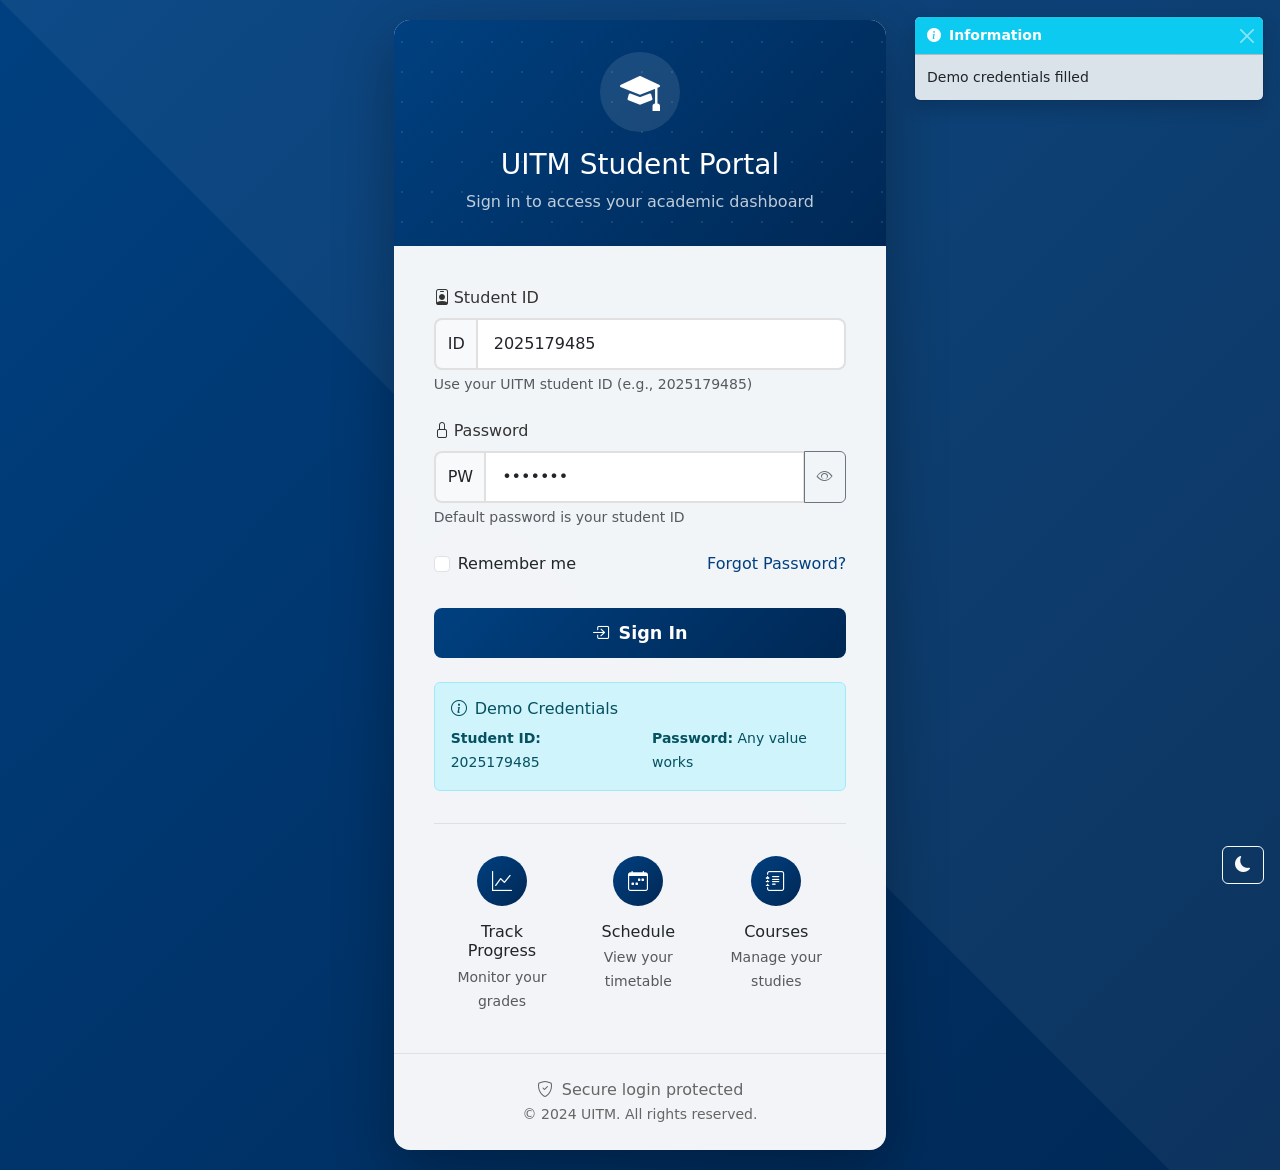
<file: login.html>
<!DOCTYPE html>
<html lang="en" data-bs-theme="light">
<head>
    <meta charset="UTF-8">
    <meta name="viewport" content="width=device-width, initial-scale=1.0">
    <title>Login | UITM Student Portal</title>
    <link href="https://cdn.jsdelivr.net/npm/bootstrap@5.3.0/dist/css/bootstrap.min.css" rel="stylesheet">
    <link href="https://cdn.jsdelivr.net/npm/bootstrap-icons@1.11.1/font/bootstrap-icons.css" rel="stylesheet">
    <link href="https://fonts.googleapis.com/css2?family=Poppins:wght@300;400;500;600;700&display=swap" rel="stylesheet">
    <style>
        /* Login Page Specific Styles */
        .login-container {
            min-height: 100vh;
            display: flex;
            align-items: center;
            justify-content: center;
            padding: 20px;
            background: linear-gradient(135deg, #004080 0%, #002855 100%);
            position: relative;
            overflow: hidden;
        }
        
        .login-container::before {
            content: '';
            position: absolute;
            top: 0;
            left: 0;
            right: 0;
            bottom: 0;
            background: url('data:image/svg+xml,<svg xmlns="http://www.w3.org/2000/svg" viewBox="0 0 100 100" opacity="0.05"><path d="M0,0 L100,0 L100,100 Z" fill="white"/></svg>');
            background-size: cover;
        }
        
        .login-card {
            background: rgba(255, 255, 255, 0.95);
            border-radius: 1rem;
            box-shadow: 0 20px 60px rgba(0, 0, 0, 0.3);
            border: none;
            z-index: 1;
            backdrop-filter: blur(10px);
            animation: fadeInUp 0.6s ease;
        }
        
        .login-header {
            background: linear-gradient(135deg, #004080, #002855);
            color: white;
            padding: 2rem;
            border-radius: 1rem 1rem 0 0;
            text-align: center;
            position: relative;
            overflow: hidden;
        }
        
        .login-header::before {
            content: '';
            position: absolute;
            top: -50%;
            left: -50%;
            width: 200%;
            height: 200%;
            background: radial-gradient(circle, rgba(255,255,255,0.1) 1px, transparent 1px);
            background-size: 30px 30px;
            animation: float 20s linear infinite;
        }
        
        .login-logo {
            font-size: 2.5rem;
            margin-bottom: 1rem;
            display: inline-block;
            background: rgba(255, 255, 255, 0.1);
            width: 80px;
            height: 80px;
            border-radius: 50%;
            display: flex;
            align-items: center;
            justify-content: center;
            margin: 0 auto 1rem;
        }
        
        .login-body {
            padding: 2.5rem;
        }
        
        .form-control {
            border-radius: 0.5rem;
            padding: 0.75rem 1rem;
            border: 2px solid #e0e0e0;
            transition: all 0.3s ease;
            font-size: 1rem;
        }
        
        .form-control:focus {
            border-color: #004080;
            box-shadow: 0 0 0 0.25rem rgba(0, 64, 128, 0.25);
        }
        
        .form-label {
            font-weight: 500;
            color: #333;
            margin-bottom: 0.5rem;
        }
        
        .input-group-text {
            background: #f8f9fa;
            border: 2px solid #e0e0e0;
            border-right: none;
            border-radius: 0.5rem 0 0 0.5rem;
        }
        
        .btn-login {
            background: linear-gradient(135deg, #004080, #002855);
            color: white;
            border: none;
            padding: 0.75rem;
            border-radius: 0.5rem;
            font-weight: 600;
            font-size: 1.1rem;
            transition: all 0.3s ease;
            width: 100%;
            margin-top: 1rem;
        }
        
        .btn-login:hover {
            transform: translateY(-2px);
            box-shadow: 0 10px 20px rgba(0, 64, 128, 0.3);
        }
        
        .login-footer {
            text-align: center;
            padding: 1.5rem;
            border-top: 1px solid #e0e0e0;
            color: #666;
        }
        
        .forgot-link {
            color: #004080;
            text-decoration: none;
            font-weight: 500;
            transition: color 0.3s ease;
        }
        
        .forgot-link:hover {
            color: #002855;
            text-decoration: underline;
        }
        
        .login-alert {
            display: none;
            animation: shake 0.5s ease;
        }
        
        .login-features {
            display: flex;
            justify-content: space-around;
            margin-top: 2rem;
            padding-top: 2rem;
            border-top: 1px solid #e0e0e0;
        }
        
        .feature-item {
            text-align: center;
            padding: 0 1rem;
        }
        
        .feature-icon {
            width: 50px;
            height: 50px;
            background: linear-gradient(135deg, #004080, #002855);
            border-radius: 50%;
            display: flex;
            align-items: center;
            justify-content: center;
            margin: 0 auto 1rem;
            color: white;
            font-size: 1.25rem;
        }
        
        /* Animations */
        @keyframes fadeInUp {
            from {
                opacity: 0;
                transform: translateY(30px);
            }
            to {
                opacity: 1;
                transform: translateY(0);
            }
        }
        
        @keyframes float {
            from {
                transform: rotate(0deg);
            }
            to {
                transform: rotate(360deg);
            }
        }
        
        @keyframes shake {
            0%, 100% { transform: translateX(0); }
            10%, 30%, 50%, 70%, 90% { transform: translateX(-5px); }
            20%, 40%, 60%, 80% { transform: translateX(5px); }
        }
        
        /* Dark Mode Support */
        [data-bs-theme="dark"] .login-card {
            background: rgba(30, 30, 30, 0.95);
        }
        
        [data-bs-theme="dark"] .form-control {
            background: #2d2d2d;
            border-color: #404040;
            color: #f8f9fa;
        }
        
        [data-bs-theme="dark"] .form-label {
            color: #f8f9fa;
        }
        
        [data-bs-theme="dark"] .input-group-text {
            background: #2d2d2d;
            border-color: #404040;
            color: #f8f9fa;
        }
        
        [data-bs-theme="dark"] .login-footer {
            border-top-color: #404040;
            color: #e0e0e0;
        }
        
        /* Responsive Design */
        @media (max-width: 768px) {
            .login-container {
                padding: 10px;
            }
            
            .login-body {
                padding: 1.5rem;
            }
            
            .login-header {
                padding: 1.5rem;
            }
            
            .login-features {
                flex-direction: column;
                gap: 1.5rem;
            }
        }
    </style>
</head>
<body>
    <!-- Login Container -->
    <div class="login-container">
        <div class="row justify-content-center w-100">
            <div class="col-md-8 col-lg-6 col-xl-5">
                <!-- Login Card -->
                <div class="card login-card">
                    <!-- Header -->
                    <div class="login-header">
                        <div class="login-logo">
                            <i class="bi bi-mortarboard-fill"></i>
                        </div>
                        <h1 class="h3 mb-2">UITM Student Portal</h1>
                        <p class="mb-0 opacity-75">Sign in to access your academic dashboard</p>
                    </div>
                    
                    <!-- Body -->
                    <div class="login-body">
                        <!-- Alert for invalid login -->
                        <div class="alert alert-danger login-alert" id="loginAlert" role="alert">
                            <i class="bi bi-exclamation-triangle-fill me-2"></i>
                            <span id="alertMessage">Invalid student ID or password</span>
                        </div>
                        
                        <!-- Login Form -->
                        <form id="loginForm">
                            <div class="mb-4">
                                <label for="studentId" class="form-label">
                                    <i class="bi bi-person-badge me-1"></i>Student ID
                                </label>
                                <div class="input-group">
                                    <span class="input-group-text">ID</span>
                                    <input type="text" 
                                           class="form-control" 
                                           id="studentId" 
                                           placeholder="Enter your student ID"
                                           required
                                           autocomplete="username">
                                </div>
                                <div class="form-text">Use your UITM student ID (e.g., 2025179485)</div>
                            </div>
                            
                            <div class="mb-4">
                                <label for="password" class="form-label">
                                    <i class="bi bi-lock me-1"></i>Password
                                </label>
                                <div class="input-group">
                                    <span class="input-group-text">PW</span>
                                    <input type="password" 
                                           class="form-control" 
                                           id="password" 
                                           placeholder="Enter your password"
                                           required
                                           autocomplete="current-password">
                                    <button class="btn btn-outline-secondary" type="button" id="togglePassword">
                                        <i class="bi bi-eye"></i>
                                    </button>
                                </div>
                                <div class="form-text">Default password is your student ID</div>
                            </div>
                            
                            <div class="mb-3 form-check">
                                <input type="checkbox" class="form-check-input" id="rememberMe">
                                <label class="form-check-label" for="rememberMe">Remember me</label>
                                <a href="#" class="forgot-link float-end">Forgot Password?</a>
                            </div>
                            
                            <button type="submit" class="btn btn-login" id="loginBtn">
                                <i class="bi bi-box-arrow-in-right me-2"></i>Sign In
                            </button>
                        </form>
                        
                        <!-- Demo Credentials -->
                        <div class="alert alert-info mt-4">
                            <h6 class="alert-heading">
                                <i class="bi bi-info-circle me-2"></i>Demo Credentials
                            </h6>
                            <div class="row">
                                <div class="col-6">
                                    <small><strong>Student ID:</strong> 2025179485</small>
                                </div>
                                <div class="col-6">
                                    <small><strong>Password:</strong> Any value works</small>
                                </div>
                            </div>
                        </div>
                        
                        <!-- Features -->
                        <div class="login-features">
                            <div class="feature-item">
                                <div class="feature-icon">
                                    <i class="bi bi-graph-up"></i>
                                </div>
                                <h6 class="mb-1">Track Progress</h6>
                                <small class="text-muted">Monitor your grades</small>
                            </div>
                            <div class="feature-item">
                                <div class="feature-icon">
                                    <i class="bi bi-calendar-week"></i>
                                </div>
                                <h6 class="mb-1">Schedule</h6>
                                <small class="text-muted">View your timetable</small>
                            </div>
                            <div class="feature-item">
                                <div class="feature-icon">
                                    <i class="bi bi-journal-text"></i>
                                </div>
                                <h6 class="mb-1">Courses</h6>
                                <small class="text-muted">Manage your studies</small>
                            </div>
                        </div>
                    </div>
                    
                    <!-- Footer -->
                    <div class="login-footer">
                        <p class="mb-0">
                            <i class="bi bi-shield-check me-1"></i>
                            Secure login protected
                            <br>
                            <small>© 2024 UITM. All rights reserved.</small>
                        </p>
                    </div>
                </div>
            </div>
        </div>
    </div>

    <!-- Theme Toggle Button (floating) -->
    <button class="btn btn-outline-light position-fixed bottom-0 end-0 m-3" id="themeToggle" style="z-index: 1000;">
        <i class="bi bi-moon-fill"></i>
    </button>

    <script src="https://cdn.jsdelivr.net/npm/bootstrap@5.3.0/dist/js/bootstrap.bundle.min.js"></script>
    <script>
        // Login Page JavaScript
        document.addEventListener('DOMContentLoaded', function() {
            // Theme Toggle
            const themeToggle = document.getElementById('themeToggle');
            const savedTheme = localStorage.getItem('theme') || 'light';
            
            // Set initial theme
            document.documentElement.setAttribute('data-bs-theme', savedTheme);
            updateThemeIcon(savedTheme);
            
            themeToggle.addEventListener('click', () => {
                const currentTheme = document.documentElement.getAttribute('data-bs-theme');
                const newTheme = currentTheme === 'dark' ? 'light' : 'dark';
                
                document.documentElement.setAttribute('data-bs-theme', newTheme);
                localStorage.setItem('theme', newTheme);
                updateThemeIcon(newTheme);
                showToast(`Switched to ${newTheme} mode`);
            });
            
            function updateThemeIcon(theme) {
                if (themeToggle) {
                    themeToggle.innerHTML = theme === 'dark' 
                        ? '<i class="bi bi-sun-fill"></i>' 
                        : '<i class="bi bi-moon-fill"></i>';
                    themeToggle.className = theme === 'dark' 
                        ? 'btn btn-outline-warning position-fixed bottom-0 end-0 m-3'
                        : 'btn btn-outline-light position-fixed bottom-0 end-0 m-3';
                }
            }
            
            // Toggle Password Visibility
            const togglePassword = document.getElementById('togglePassword');
            const passwordInput = document.getElementById('password');
            
            if (togglePassword && passwordInput) {
                togglePassword.addEventListener('click', function() {
                    const type = passwordInput.getAttribute('type') === 'password' ? 'text' : 'password';
                    passwordInput.setAttribute('type', type);
                    this.innerHTML = type === 'password' ? '<i class="bi bi-eye"></i>' : '<i class="bi bi-eye-slash"></i>';
                });
            }
            
            // Login Form Submission
            const loginForm = document.getElementById('loginForm');
            const loginAlert = document.getElementById('loginAlert');
            const loginBtn = document.getElementById('loginBtn');
            
            if (loginForm) {
                loginForm.addEventListener('submit', function(e) {
                    e.preventDefault();
                    
                    const studentId = document.getElementById('studentId').value.trim();
                    const password = document.getElementById('password').value.trim();
                    
                    // Simple validation
                    if (!studentId || !password) {
                        showAlert('Please enter both student ID and password');
                        return;
                    }
                    
                    // Validate student ID format (basic check)
                    if (!/^\d{10}$/.test(studentId)) {
                        showAlert('Please enter a valid 10-digit student ID');
                        return;
                    }
                    
                    // Show loading state
                    const originalText = loginBtn.innerHTML;
                    loginBtn.innerHTML = '<i class="bi bi-arrow-clockwise me-2"></i>Signing in...';
                    loginBtn.disabled = true;
                    
                    // Simulate API call delay
                    setTimeout(() => {
                        // For demo purposes, accept any login with valid format
                        localStorage.setItem('studentId', studentId);
                        localStorage.setItem('name', 'Student'); // Will be updated in profile
                        
                        // Show success message
                        showToast('Login successful! Redirecting...', 'success');
                        
                        // Redirect to dashboard
                        setTimeout(() => {
                            window.location.href = 'index.html';
                        }, 1500);
                        
                        // Reset button
                        loginBtn.innerHTML = originalText;
                        loginBtn.disabled = false;
                    }, 1500);
                });
            }
            
            // Auto-fill demo credentials for testing
            function autoFillDemo() {
                const studentIdField = document.getElementById('studentId');
                const passwordField = document.getElementById('password');
                
                if (studentIdField && passwordField) {
                    // Only auto-fill if fields are empty
                    if (!studentIdField.value && !passwordField.value) {
                        studentIdField.value = '2025179485';
                        passwordField.value = 'Nina@04';
                        showToast('Demo credentials filled', 'info');
                    }
                }
            }
            
            // Auto-fill after 1 second for user convenience
            setTimeout(autoFillDemo, 1000);
            
            // Helper Functions
            function showAlert(message) {
                if (loginAlert) {
                    const alertMessage = document.getElementById('alertMessage');
                    if (alertMessage) {
                        alertMessage.textContent = message;
                    }
                    loginAlert.style.display = 'block';
                    
                    // Hide alert after 5 seconds
                    setTimeout(() => {
                        loginAlert.style.display = 'none';
                    }, 5000);
                }
            }
            
            function showToast(message, type = 'info') {
                // Create toast container if it doesn't exist
                let container = document.querySelector('.toast-container');
                if (!container) {
                    container = document.createElement('div');
                    container.className = 'toast-container position-fixed top-0 end-0 p-3';
                    container.style.zIndex = '9999';
                    document.body.appendChild(container);
                }
                
                const toastId = 'toast-' + Date.now();
                const toastHtml = `
                    <div id="${toastId}" class="toast fade show" role="alert">
                        <div class="toast-header bg-${type} text-white">
                            <i class="bi ${getToastIcon(type)} me-2"></i>
                            <strong class="me-auto">${getToastTitle(type)}</strong>
                            <button type="button" class="btn-close btn-close-white" data-bs-dismiss="toast"></button>
                        </div>
                        <div class="toast-body">
                            ${message}
                        </div>
                    </div>
                `;
                
                container.insertAdjacentHTML('afterbegin', toastHtml);
                const toastEl = document.getElementById(toastId);
                
                // Auto-remove after 3 seconds
                setTimeout(() => {
                    if (toastEl) toastEl.remove();
                }, 3000);
            }
            
            function getToastIcon(type) {
                const icons = {
                    success: 'bi-check-circle-fill',
                    error: 'bi-x-circle-fill',
                    warning: 'bi-exclamation-triangle-fill',
                    info: 'bi-info-circle-fill'
                };
                return icons[type] || 'bi-info-circle-fill';
            }
            
            function getToastTitle(type) {
                const titles = {
                    success: 'Success',
                    error: 'Error',
                    warning: 'Warning',
                    info: 'Information'
                };
                return titles[type] || 'Notification';
            }
            
            // Add some interactivity
            const inputs = document.querySelectorAll('.form-control');
            inputs.forEach(input => {
                input.addEventListener('focus', function() {
                    this.parentElement.classList.add('focused');
                });
                
                input.addEventListener('blur', function() {
                    this.parentElement.classList.remove('focused');
                });
            });
            
            // Prevent leaving page accidentally
            window.addEventListener('beforeunload', function(e) {
                const studentId = document.getElementById('studentId').value;
                if (studentId && !localStorage.getItem('studentId')) {
                    e.preventDefault();
                    e.returnValue = 'You have unsaved login information. Are you sure you want to leave?';
                }
            });
        });
    </script>
</body>
</html>
</file>
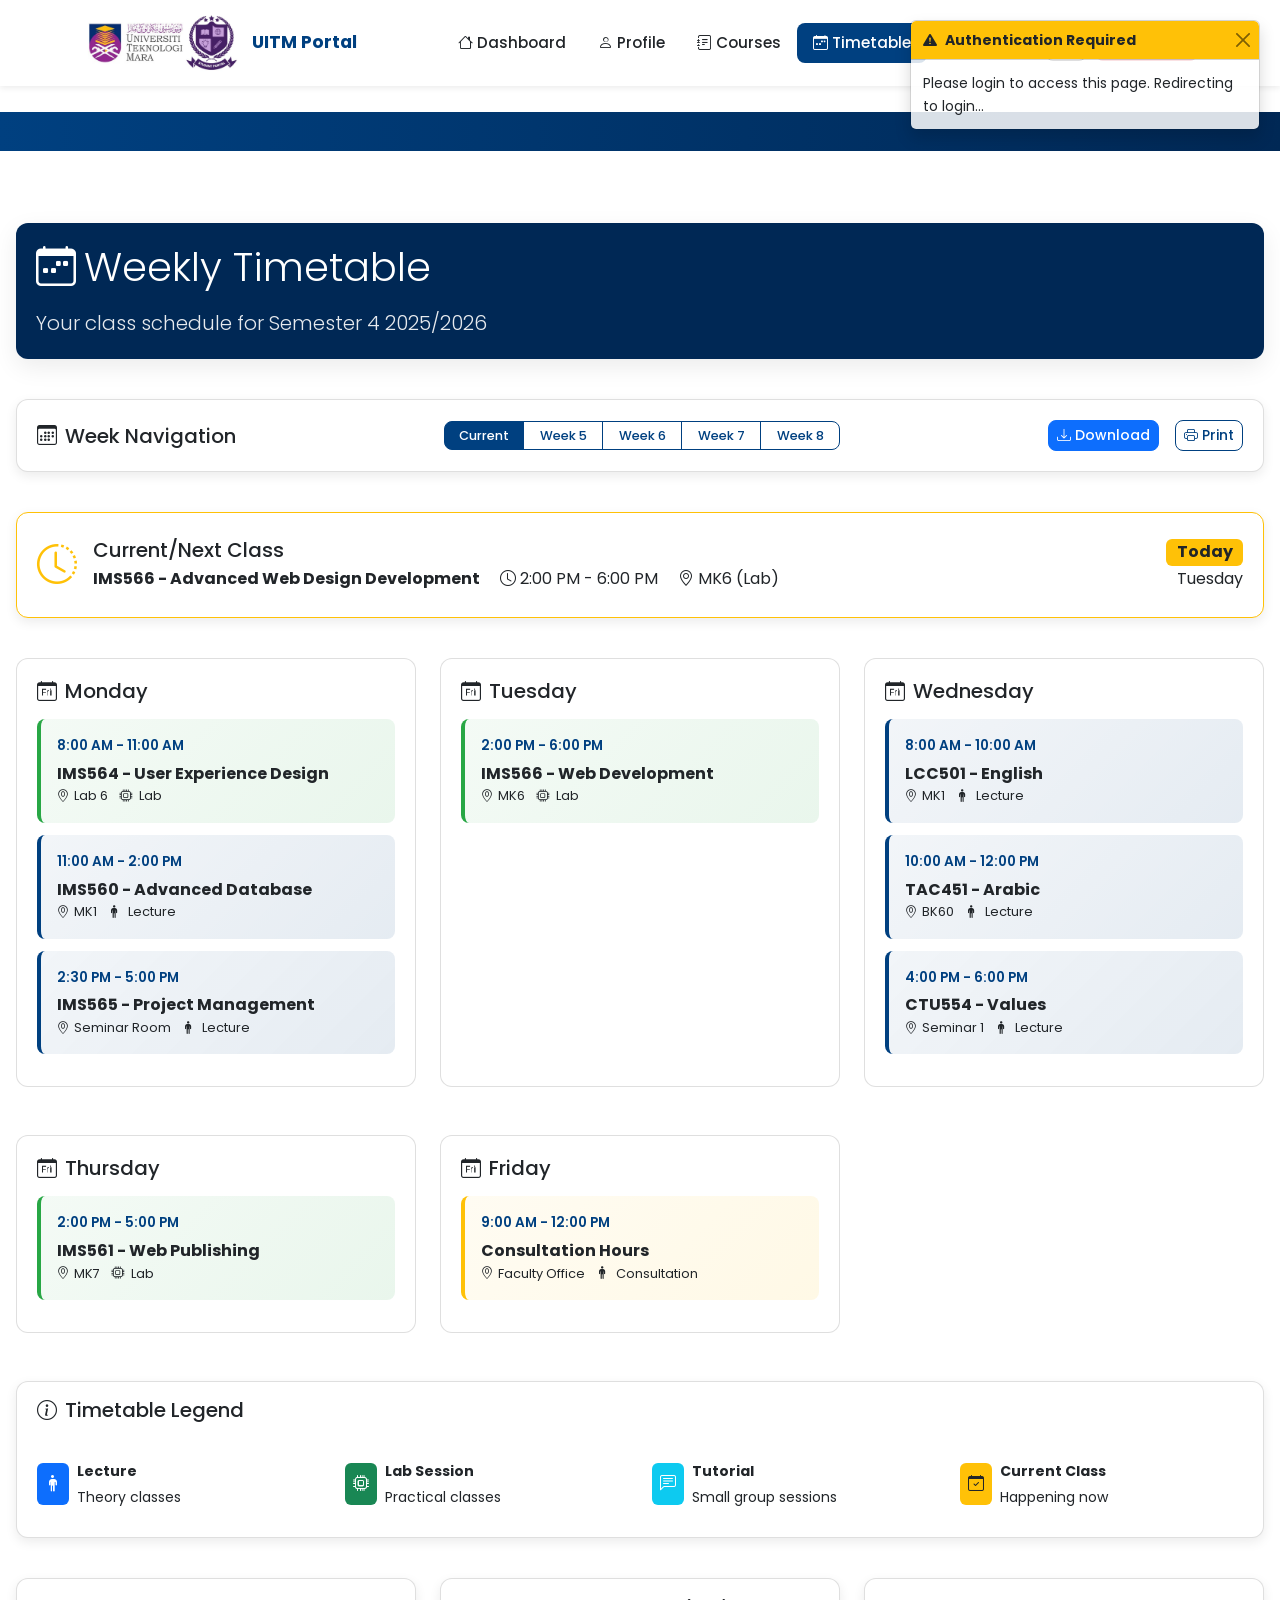
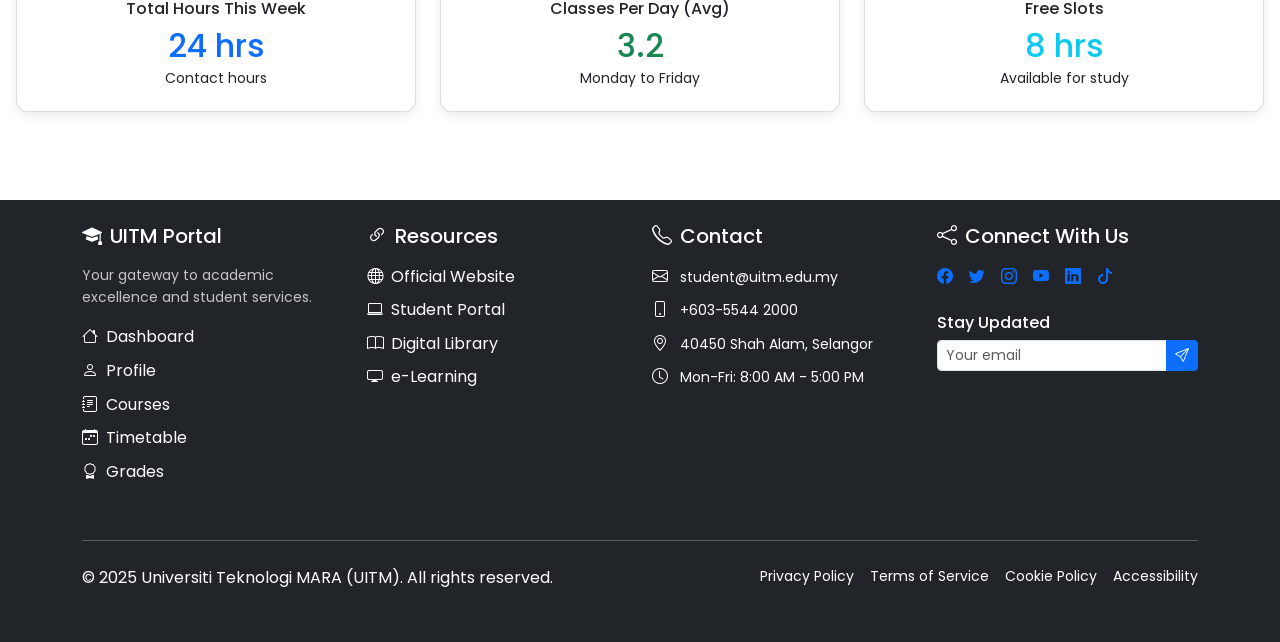
<file: timetable.html>
<!DOCTYPE html>
<html lang="en" data-bs-theme="light">
<head>
    <meta charset="UTF-8">
    <meta name="viewport" content="width=device-width, initial-scale=1.0">
    <title>Timetable | UITM Student Portal</title>
    <link href="https://cdn.jsdelivr.net/npm/bootstrap@5.3.0/dist/css/bootstrap.min.css" rel="stylesheet">
    <link href="https://cdn.jsdelivr.net/npm/bootstrap-icons@1.11.1/font/bootstrap-icons.css" rel="stylesheet">
    <link href="https://fonts.googleapis.com/css2?family=Poppins:wght@300;400;500;600;700&display=swap" rel="stylesheet">
    <link rel="stylesheet" href="style.css">
</head>
<body>
    <!-- Navigation -->
    <nav class="navbar navbar-expand-lg navbar-light bg-white fixed-top shadow-sm">
        <div class="container">
            <a class="navbar-brand fw-bold text-primary" href="index.html">
                <img src="images/logoportal.jpg" alt="UITM Portal Logo" 
                 class="me-2" style="height: 60px; width: auto;">UITM Portal
            </a>
            <button class="navbar-toggler" type="button" data-bs-toggle="collapse" data-bs-target="#navbarNav">
                <span class="navbar-toggler-icon"></span>
            </button>
            <div class="collapse navbar-collapse" id="navbarNav">
                <ul class="navbar-nav ms-auto">
                    <li class="nav-item"><a class="nav-link" href="index.html"><i class="bi bi-house me-1"></i>Dashboard</a></li>
                    <li class="nav-item"><a class="nav-link" href="profile.html"><i class="bi bi-person me-1"></i>Profile</a></li>
                    <li class="nav-item"><a class="nav-link" href="courses.html"><i class="bi bi-journal-text me-1"></i>Courses</a></li>
                    <li class="nav-item"><a class="nav-link active" href="timetable.html"><i class="bi bi-calendar-week me-1"></i>Timetable</a></li>
                    <li class="nav-item"><a class="nav-link" href="grades.html"><i class="bi bi-award me-1"></i>Grades</a></li>
                    <li class="nav-item">
                        <button class="btn btn-outline-dark ms-2" id="themeToggle">
                            <i class="bi bi-moon-fill"></i>
                        </button>
                    </li>
                    <li class="nav-item">
                        <button class="btn btn-danger ms-2" id="logoutBtn">
                            <i class="bi bi-box-arrow-right me-1"></i>Logout
                        </button>
                    </li>
                </ul>
            </div>
        </div>
    </nav>

    <!-- Marquee -->
    <div class="marquee-container">
        <div class="marquee-content">
            <span class="marquee-item"><i class="bi bi-clock"></i> Current Week: Week 6 of Semester 4 2025/2026</span>
            <span class="marquee-item"><i class="bi bi-calendar-check"></i> Today's Date: February 20, 2025</span>
            <span class="marquee-item"><i class="bi bi-bell"></i> Upcoming: Midterm Exams (March 15-22)</span>
            <span class="marquee-item"><i class="bi bi-gear"></i> Timetable Updated for Semester 1</span>
        </div>
    </div>

    <!-- Main Content -->
    <main class="container py-4 mt-5">
        <!-- Header -->
        <div class="row mb-4">
            <div class="col-12">
                <div class="card border-0 shadow-lg timetable-header-card" >
                    <div class="card-body">
                        <div class="d-flex justify-content-between align-items-center">
                            <div>
                                <h1 class="display-6 mb-3">
                                    <i class="bi bi-calendar-week me-2"></i>Weekly Timetable
                                </h1>
                                <p class="lead mb-0 timetable-header-card">Your class schedule for Semester 4 2025/2026</p>
                            </div>
                        </div>
                    </div>
                </div>
            </div>
        </div>

<!-- Timetable Controls - FIXED FOR MOBILE -->
<div class="row mb-4">
    <div class="col-12">
        <div class="card shadow">
            <div class="card-body">
                <div class="week-controls d-flex flex-column flex-md-row justify-content-between align-items-md-center">
                    <h5 class="mb-3 mb-md-0">
                        <i class="bi bi-calendar3 me-2"></i>Week Navigation
                    </h5>
                    
                    <div class="week-buttons">
                        <div class="btn-group" role="group">
                            <button type="button" class="btn btn-outline-primary btn-sm active">Current</button>
                            <button type="button" class="btn btn-outline-primary btn-sm">Week 5</button>
                            <button type="button" class="btn btn-outline-primary btn-sm">Week 6</button>
                            <button type="button" class="btn btn-outline-primary btn-sm">Week 7</button>
                            <button type="button" class="btn btn-outline-primary btn-sm">Week 8</button>
                        </div>
                    </div>
                    
                    <div class="week-actions">
                        <button class="btn btn-primary btn-sm me-2" onclick="downloadTimetable()">
                            <i class="bi bi-download me-1"></i>Download
                        </button>
                        <button class="btn btn-outline-primary btn-sm" onclick="printPage()">
                            <i class="bi bi-printer me-1"></i>Print
                        </button>
                    </div>
                </div>
            </div>
        </div>
    </div>
</div>

        <!-- Current Class Highlight -->
        <div class="row mb-4">
            <div class="col-12">
                <div class="card border-warning shadow">
                    <div class="card-body">
                        <div class="d-flex align-items-center">
                            <div class="flex-shrink-0">
                                <i class="bi bi-clock-history fs-1 text-warning"></i>
                            </div>
                            <div class="flex-grow-1 ms-3">
                                <h5 class="mb-1">Current/Next Class</h5>
                                <p class="mb-0">
                                    <span class="fw-bold">IMS566 - Advanced Web Design Development</span>
                                    <span class="ms-3"><i class="bi bi-clock me-1"></i>2:00 PM - 6:00 PM</span>
                                    <span class="ms-3"><i class="bi bi-geo-alt me-1"></i>MK6 (Lab)</span>
                                </p>
                            </div>
                            <div class="text-end">
                                <div class="badge bg-warning text-dark fs-6">Today</div>
                                <div class="text-muted">Tuesday</div>
                            </div>
                        </div>
                    </div>
                </div>
            </div>
        </div>

        <!-- Timetable Grid -->
        <div class="timetable-grid" id="timetableContainer" style="display: grid; grid-template-columns: repeat(auto-fit, minmax(300px, 1fr)); gap: 1.5rem;">
            <!-- Filled by JavaScript -->
        </div>

        <!-- Legend -->
        <div class="row mt-4">
            <div class="col-12">
                <div class="card shadow">
                    <div class="card-header bg-transparent border-0">
                        <h5 class="mb-0"><i class="bi bi-info-circle me-2"></i>Timetable Legend</h5>
                    </div>
                    <div class="card-body">
                        <div class="row">
                            <div class="col-md-3">
                                <div class="d-flex align-items-center mb-2">
                                    <div class="bg-primary rounded p-2 me-2">
                                        <i class="bi bi-person-standing text-white"></i>
                                    </div>
                                    <div>
                                        <small class="fw-bold">Lecture</small><br>
                                        <small class="text-muted">Theory classes</small>
                                    </div>
                                </div>
                            </div>
                            <div class="col-md-3">
                                <div class="d-flex align-items-center mb-2">
                                    <div class="bg-success rounded p-2 me-2">
                                        <i class="bi bi-cpu text-white"></i>
                                    </div>
                                    <div>
                                        <small class="fw-bold">Lab Session</small><br>
                                        <small class="text-muted">Practical classes</small>
                                    </div>
                                </div>
                            </div>
                            <div class="col-md-3">
                                <div class="d-flex align-items-center mb-2">
                                    <div class="bg-info rounded p-2 me-2">
                                        <i class="bi bi-chat-left-text text-white"></i>
                                    </div>
                                    <div>
                                        <small class="fw-bold">Tutorial</small><br>
                                        <small class="text-muted">Small group sessions</small>
                                    </div>
                                </div>
                            </div>
                            <div class="col-md-3">
                                <div class="d-flex align-items-center mb-2">
                                    <div class="bg-warning rounded p-2 me-2">
                                        <i class="bi bi-calendar-check text-dark"></i>
                                    </div>
                                    <div>
                                        <small class="fw-bold">Current Class</small><br>
                                        <small class="text-muted">Happening now</small>
                                    </div>
                                </div>
                            </div>
                        </div>
                    </div>
                </div>
            </div>
        </div>

        <!-- Weekly Summary -->
        <div class="row mt-4">
            <div class="col-md-4">
                <div class="card shadow">
                    <div class="card-body text-center">
                        <h6 class="text-muted mb-2">Total Hours This Week</h6>
                        <h2 class="text-primary mb-0">24 hrs</h2>
                        <small class="text-muted">Contact hours</small>
                    </div>
                </div>
            </div>
            <div class="col-md-4">
                <div class="card shadow">
                    <div class="card-body text-center">
                        <h6 class="text-muted mb-2">Classes Per Day (Avg)</h6>
                        <h2 class="text-success mb-0">3.2</h2>
                        <small class="text-muted">Monday to Friday</small>
                    </div>
                </div>
            </div>
            <div class="col-md-4">
                <div class="card shadow">
                    <div class="card-body text-center">
                        <h6 class="text-muted mb-2">Free Slots</h6>
                        <h2 class="text-info mb-0">8 hrs</h2>
                        <small class="text-muted">Available for study</small>
                    </div>
                </div>
            </div>
        </div>
    </main>

    <!-- Footer with Social Links -->
    <footer class="bg-dark text-white py-4 mt-5">
        <div class="container">
            <div class="row">
                <!-- Quick Links -->
                <div class="col-lg-3 col-md-6 mb-4">
                    <h5 class="mb-3">
                        <i class="bi bi-mortarboard-fill me-2"></i>UITM Portal
                    </h5>
                    <p class="text-light opacity-75 small">Your gateway to academic excellence and student services.</p>
                    <div class="mt-3">
                        <a href="index.html" class="text-white text-decoration-none d-block mb-2">
                            <i class="bi bi-house me-2"></i>Dashboard
                        </a>
                        <a href="profile.html" class="text-white text-decoration-none d-block mb-2">
                            <i class="bi bi-person me-2"></i>Profile
                        </a>
                        <a href="courses.html" class="text-white text-decoration-none d-block mb-2">
                            <i class="bi bi-journal-text me-2"></i>Courses
                        </a>
                        <a href="timetable.html" class="text-white text-decoration-none d-block mb-2">
                            <i class="bi bi-calendar-week me-2"></i>Timetable
                        </a>
                        <a href="grades.html" class="text-white text-decoration-none d-block mb-2">
                            <i class="bi bi-award me-2"></i>Grades
                        </a>
                    </div>
                </div>

                <!-- Resources -->
                <div class="col-lg-3 col-md-6 mb-4">
                    <h5 class="mb-3">
                        <i class="bi bi-link-45deg me-2"></i>Resources
                    </h5>
                    <div class="d-flex flex-column">
                        <a href="https://uitm.edu.my" target="_blank" class="text-white text-decoration-none mb-2">
                            <i class="bi bi-globe me-2"></i>Official Website
                        </a>
                        <a href="https://student.uitm.edu.my" target="_blank" class="text-white text-decoration-none mb-2">
                            <i class="bi bi-laptop me-2"></i>Student Portal
                        </a>
                        <a href="https://library.uitm.edu.my" target="_blank" class="text-white text-decoration-none mb-2">
                            <i class="bi bi-book me-2"></i>Digital Library
                        </a>
                        <a href="https://elearning.uitm.edu.my" target="_blank" class="text-white text-decoration-none mb-2">
                            <i class="bi bi-display me-2"></i>e-Learning
                        </a>
                    </div>
                </div>

                <!-- Contact -->
                <div class="col-lg-3 col-md-6 mb-4">
                    <h5 class="mb-3">
                        <i class="bi bi-telephone me-2"></i>Contact
                    </h5>
                    <div class="d-flex flex-column">
                        <div class="mb-2">
                            <i class="bi bi-envelope me-2"></i>
                            <span class="small">student@uitm.edu.my</span>
                        </div>
                        <div class="mb-2">
                            <i class="bi bi-phone me-2"></i>
                            <span class="small">+603-5544 2000</span>
                        </div>
                        <div class="mb-2">
                            <i class="bi bi-geo-alt me-2"></i>
                            <span class="small">40450 Shah Alam, Selangor</span>
                        </div>
                        <div class="mb-2">
                            <i class="bi bi-clock me-2"></i>
                            <span class="small">Mon-Fri: 8:00 AM - 5:00 PM</span>
                        </div>
                    </div>
                </div>

                <!-- Social Media -->
                <div class="col-lg-3 col-md-6 mb-4">
                    <h5 class="mb-3">
                        <i class="bi bi-share me-2"></i>Connect With Us
                    </h5>
                    <div class="d-flex flex-wrap gap-3 mb-3">
                        <a href="https://facebook.com/uitmofficial" target="_blank" class="social-icon facebook">
                            <i class="bi bi-facebook"></i>
                        </a>
                        <a href="https://twitter.com/uitmofficial" target="_blank" class="social-icon twitter">
                            <i class="bi bi-twitter"></i>
                        </a>
                        <a href="https://instagram.com/uitmofficial" target="_blank" class="social-icon instagram">
                            <i class="bi bi-instagram"></i>
                        </a>
                        <a href="https://youtube.com/uitmofficial" target="_blank" class="social-icon youtube">
                            <i class="bi bi-youtube"></i>
                        </a>
                        <a href="https://linkedin.com/school/universiti-teknologi-mara" target="_blank" class="social-icon linkedin">
                            <i class="bi bi-linkedin"></i>
                        </a>
                        <a href="https://tiktok.com/@uitmofficial" target="_blank" class="social-icon tiktok">
                            <i class="bi bi-tiktok"></i>
                        </a>
                    </div>
                    
                    <!-- Newsletter -->
                    <div class="mt-4">
                        <h6 class="mb-2">Stay Updated</h6>
                        <div class="input-group input-group-sm">
                            <input type="email" class="form-control" placeholder="Your email" aria-label="Email">
                            <button class="btn btn-primary" type="button">
                                <i class="bi bi-send"></i>
                            </button>
                        </div>
                        <small class="text-light opacity-75 d-block mt-2">Subscribe for announcements</small>
                    </div>
                </div>
            </div>

            <!-- Divider -->
            <hr class="bg-light opacity-25 my-4">

            <!-- Bottom Row -->
            <div class="row">
                <div class="col-md-6">
                    <p class="mb-0">© 2025 Universiti Teknologi MARA (UITM). All rights reserved.</p>
                    <small class="text-light opacity-75">
                        <i class="bi bi-shield-check me-1"></i>Grades are official and certified
                    </small>
                </div>
                <div class="col-md-6 text-md-end">
                    <div class="d-flex justify-content-md-end gap-3">
                        <a href="#" class="text-white text-decoration-none small">Privacy Policy</a>
                        <a href="#" class="text-white text-decoration-none small">Terms of Service</a>
                        <a href="#" class="text-white text-decoration-none small">Cookie Policy</a>
                        <a href="#" class="text-white text-decoration-none small">Accessibility</a>
                    </div>
                    <small class="text-light opacity-75 d-block mt-2">
                        Version 2.1.4 | Last updated: February 20, 2025
                    </small>
                </div>
            </div>
        </div>
    </footer>
    <script src="https://cdn.jsdelivr.net/npm/bootstrap@5.3.0/dist/js/bootstrap.bundle.min.js"></script>
    <script src="script.js"></script>
</body>
</html>
</file>
<file: style.css>
/* ===================== GLOBAL STYLES ===================== */
:root {
  --primary: #004080;
  --primary-dark: #002855;
  --primary-light: #e3f2fd;
  --secondary: #6c757d;
  --success: #28a745;
  --danger: #dc3545;
  --warning: #ffc107;
  --info: #17a2b8;
  --light: #f8f9fa;
  --dark: #212529;
  --bs-body-bg: #ffffff;
  --bs-body-color: #212529;
  --text-light: #f8f9fa;
  --text-dark: #212529;
  --text-muted: #212529;
  --card-bg: #ffffff;
  --card-border: rgba(0,0,0,0.125);
  --shadow-color: rgba(0, 0, 0, 0.08);
  --chart-text: #212529;
}

body {
  font-family: 'Poppins', -apple-system, BlinkMacSystemFont, sans-serif;
  line-height: 1.6;
  min-height: 100vh;
  background-color: var(--bs-body-bg);
  color: var(--bs-body-color);
  padding-top: 56px; /* Account for fixed navbar */
}

/* ===================== NAVIGATION ===================== */
.navbar {
  box-shadow: 0 2px 10px var(--shadow-color);
  background: rgba(255, 255, 255, 0.98) !important;
  backdrop-filter: blur(10px);
  z-index: 1030;
}

.navbar-brand {
  font-weight: 700;
  color: var(--primary) !important;
  font-size: 1.1rem;
}

.nav-link {
  font-weight: 500;
  padding: 0.5rem 1rem !important;
  border-radius: 0.5rem;
  transition: all 0.3s ease;
  color: var(--bs-body-color) !important;
  font-size: 0.95rem;
}

.nav-link:hover,
.nav-link.active {
  background: var(--primary);
  color: white !important;
}

.theme-toggle {
  border: none;
  background: transparent;
  font-size: 1.1rem;
  padding: 0.5rem;
  border-radius: 50%;
  transition: all 0.3s ease;
  color: var(--bs-body-color);
  width: 40px;
  height: 40px;
  display: flex;
  align-items: center;
  justify-content: center;
}

.theme-toggle:hover {
  background: var(--primary-light);
}

/* Fix for navigation */
.navbar-toggler:focus {
    box-shadow: none !important;
}

/* Ensure navbar works on mobile */
@media (max-width: 992px) {
    .navbar-collapse {
        background: white;
        padding: 1rem;
        border-radius: 0.5rem;
        margin-top: 0.5rem;
        box-shadow: 0 4px 12px rgba(0,0,0,0.1);
    }
    
    .navbar-nav .nav-item {
        margin-bottom: 0.5rem;
    }
    
    .navbar-nav .btn {
        margin-top: 0.5rem;
        margin-left: 0 !important;
    }
}
/* ===================== MARQUEE ===================== */
.marquee-container {
  background: linear-gradient(90deg, var(--primary), var(--primary-dark));
  color: white;
  padding: 0.5rem 0;
  overflow: hidden;
  position: relative;
  width: 100%;
  font-size: 0.9rem;
  margin-top: 56px;
}

.marquee-content {
  display: inline-block;
  white-space: nowrap;
  animation: marquee 25s linear infinite;
  padding-left: 100%;
}

.marquee-item {
  display: inline-block;
  padding: 0 1.5rem;
  font-weight: 500;
}

.marquee-item i {
  margin-right: 0.5rem;
}

@keyframes marquee {
  0% { transform: translateX(0); }
  100% { transform: translateX(-100%); }
}

/* ===================== CENTERED CONTENT ===================== */
main.container, 
main.container-fluid.dashboard-main {
  max-width: 1400px;
  margin: 0 auto;
  padding: 2rem 1rem;
  margin-top: 1rem;
}

/* ===================== HEADER FOR ALL PAGES ===================== */
.page-header {
  background: linear-gradient(135deg, var(--primary), var(--primary-dark));
  color: white;
  border-radius: 0.75rem;
  padding: 1.5rem;
  margin-bottom: 1.5rem;
}

.page-header h1 {
  color: white;
  margin-bottom: 0.5rem;
}

.page-header p {
  color: rgba(255, 255, 255, 0.9);
  margin-bottom: 0;
}

/* ===================== STATS IN ONE LINE ===================== */
.stats-container {
  display: flex;
  flex-wrap: nowrap;
  overflow-x: auto;
  gap: 1rem;
  margin-bottom: 1.5rem;
  padding-bottom: 0.5rem;
  scrollbar-width: thin;
  scrollbar-color: var(--primary-light) transparent;
}

.stats-container::-webkit-scrollbar {
  height: 6px;
}

.stats-container::-webkit-scrollbar-track {
  background: transparent;
  border-radius: 3px;
}

.stats-container::-webkit-scrollbar-thumb {
  background: var(--primary-light);
  border-radius: 3px;
}

.stats-container::-webkit-scrollbar-thumb:hover {
  background: var(--primary);
}

.stat-card {
  min-width: 180px;
  flex: 0 0 auto;
  background: var(--card-bg);
  border-radius: 0.75rem;
  padding: 1.25rem;
  border: 1px solid var(--card-border);
  transition: all 0.3s ease;
  text-align: center;
}

.stat-card:hover {
  transform: translateY(-5px);
  box-shadow: 0 10px 25px var(--shadow-color);
}

.stat-value {
  font-size: 1.75rem;
  font-weight: 700;
  color: var(--info);
  margin-bottom: 0.25rem;
  line-height: 1.2;
}

.stat-label {
  color: var(--text-muted);
  font-size: 0.85rem;
  font-weight: 500;
  margin-bottom: 0.5rem;
}

.stat-icon {
  width: 50px;
  height: 50px;
  border-radius: 12px;
  display: flex;
  align-items: center;
  justify-content: center;
  margin: 0 auto 0.75rem;
  font-size: 1.25rem;
}

/* ===================== CHARTS - FIXED ===================== */
.chart-container {
  position: relative;
  height: 250px !important;
  width: 100% !important;
  margin: 0 auto;
}

.chart-container canvas {
  display: block !important;
  width: 100% !important;
  height: 100% !important;
}

/* ===================== ANNOUNCEMENT CARDS ===================== */
.announcement-card {
  border-radius: 0.5rem;
  transition: all 0.3s ease;
}

.announcement-important {
  border-left: 4px solid var(--danger);
  background: rgba(220, 53, 69, 0.05);
}

.announcement-info {
  border-left: 4px solid var(--info);
  background: rgba(23, 162, 184, 0.05);
}

.announcement-warning {
  border-left: 4px solid var(--warning);
  background: rgba(255, 193, 7, 0.05);
}

/* ===================== COURSE BADGES - FIXED ===================== */
.course-badge {
  padding: 0.4rem 0.9rem;
  border-radius: 50rem;
  font-size: 0.85rem;
  font-weight: 600;
  display: inline-block;
  margin: 0.125rem;
  border: none;
  box-shadow: 0 2px 4px rgba(0,0,0,0.1);
}

.bg-course-1 { background: linear-gradient(135deg, #667eea, #764ba2); color: white !important; }
.bg-course-2 { background: linear-gradient(135deg, #f093fb, #f5576c); color: white !important; }
.bg-course-3 { background: linear-gradient(135deg, #4facfe, #00f2fe); color: white !important; }
.bg-course-4 { background: linear-gradient(135deg, #43e97b, #38f9d7); color: white !important; }
.bg-course-5 { background: linear-gradient(135deg, #fa709a, #fee140); color: #212529 !important; }
.bg-course-6 { background: linear-gradient(135deg, #a8edea, #fed6e3); color: #212529 !important; }
.bg-course-7 { background: linear-gradient(135deg, #d299c2, #fef9d7); color: #212529 !important; }
.bg-course-8 { background: linear-gradient(135deg, #89f7fe, #66a6ff); color: white !important; }

/* ===================== GRADE BADGES - IMPROVED ===================== */
.grade-badge {
  padding: 0.4rem 0.9rem;
  border-radius: 0.5rem;
  font-weight: 700;
  display: inline-block;
  font-size: 0.9rem;
  min-width: 55px;
  text-align: center;
  box-shadow: 0 2px 6px rgba(0,0,0,0.15);
  text-transform: uppercase;
  border: none;
}

.grade-A { 
  background: linear-gradient(135deg, #4CAF50, #2E7D32); 
  color: white !important; 
}
.grade-A- { 
  background: linear-gradient(135deg, #8BC34A, #689F38); 
  color: white !important; 
}
.grade-B+ { 
  background: linear-gradient(135deg, #FFC107, #FF9800); 
  color: #212529 !important; 
}
.grade-B { 
  background: linear-gradient(135deg, #FFB74D, #FF9800); 
  color: #212529 !important; 
}
.grade-C+ { 
  background: linear-gradient(135deg, #FF9800, #F57C00); 
  color: white !important; 
}
.grade-C { 
  background: linear-gradient(135deg, #FF7043, #F4511E); 
  color: white !important; 
}
.grade-D { 
  background: linear-gradient(135deg, #9E9E9E, #616161); 
  color: white !important; 
}
.grade-F { 
  background: linear-gradient(135deg, #F44336, #C62828); 
  color: white !important; 
}

/* ===================== TIMETABLE COLORS ===================== */
/* Add to style.css */
.timetable-day {
  background: var(--card-bg);
  border-radius: 0.75rem;
  padding: 1.25rem;
  margin-bottom: 1.5rem;
  border: 1px solid var(--card-border);
  transition: all 0.3s ease;
}

.timetable-day:hover {
  transform: translateY(-3px);
  box-shadow: 0 8px 25px var(--shadow-color);
}

.timetable-class {
  padding: 1rem;
  margin-bottom: 0.75rem;
  border-radius: 0.5rem;
  border-left: 4px solid;
  transition: all 0.3s ease;
}

.timetable-class.lecture {
  border-left-color: var(--primary);
  background: linear-gradient(135deg, rgba(0, 64, 128, 0.05), rgba(0, 64, 128, 0.1));
}

.timetable-class.lab {
  border-left-color: var(--success);
  background: linear-gradient(135deg, rgba(40, 167, 69, 0.05), rgba(40, 167, 69, 0.1));
}

.timetable-class.tutorial {
  border-left-color: var(--info);
  background: linear-gradient(135deg, rgba(23, 162, 184, 0.05), rgba(23, 162, 184, 0.1));
}

.timetable-class.consultation {
  border-left-color: var(--warning);
  background: linear-gradient(135deg, rgba(255, 193, 7, 0.05), rgba(255, 193, 7, 0.1));
}

/* Current class animation */
@keyframes pulse-highlight {
  0% { box-shadow: 0 0 0 0 rgba(255, 193, 7, 0.7); }
  70% { box-shadow: 0 0 0 10px rgba(255, 193, 7, 0); }
  100% { box-shadow: 0 0 0 0 rgba(255, 193, 7, 0); }
}

.timetable-class.current {
  animation: pulse-highlight 2s infinite;
  border-left-color: var(--warning) !important;
  background: linear-gradient(135deg, rgba(255, 193, 7, 0.1), rgba(255, 193, 7, 0.2)) !important;
}

/* Week navigation buttons */
.btn-group .btn.active {
  background-color: var(--primary) !important;
  color: white !important;
  border-color: var(--primary) !important;
}

/* Timetable week controls mobile fixes */
.week-controls {
    flex-wrap: wrap;
    gap: 0.75rem;
}

.week-buttons {
    display: flex;
    flex-wrap: wrap;
    gap: 0.25rem;
    justify-content: center;
}

.week-buttons .btn {
    flex: 1;
    min-width: 80px;
    font-size: 0.8rem;
    padding: 0.25rem 0.5rem;
}

.week-actions {
    display: flex;
    gap: 0.5rem;
    flex-wrap: wrap;
    justify-content: center;
}

@media (max-width: 768px) {
    .week-controls {
        flex-direction: column;
        align-items: stretch;
    }
    
    .week-controls h5 {
        text-align: center;
        margin-bottom: 1rem;
    }
    
    .week-buttons {
        order: 2;
        margin-bottom: 1rem;
    }
    
    .week-actions {
        order: 3;
    }
}

@media (max-width: 576px) {
    .week-buttons .btn {
        min-width: 70px;
        font-size: 0.75rem;
    }
    
    .week-actions .btn {
        flex: 1;
        min-width: 120px;
    }
}
/* Responsive timetable grid */
@media (max-width: 768px) {
  .timetable-grid {
    grid-template-columns: 1fr !important;
  }
  
  .timetable-day {
    padding: 1rem;
  }
}

/* Print styles specific to timetable */
@media print {
  .timetable-day {
    break-inside: avoid;
    page-break-inside: avoid;
  }
  
  .timetable-class {
    border: 1px solid #ddd !important;
    background: white !important;
  }
}

@keyframes pulse {
  0% { box-shadow: 0 4px 12px rgba(0, 64, 128, 0.25); }
  50% { box-shadow: 0 4px 20px rgba(0, 64, 128, 0.4); }
  100% { box-shadow: 0 4px 12px rgba(0, 64, 128, 0.25); }
}

.class-time {
  font-weight: 600;
  color: var(--primary);
  margin-bottom: 0.25rem;
  font-size: 0.85rem;
}

.class-info {
  font-size: 0.8rem;
  color: var(--text-muted);
}

/* ===================== GRADES PAGE COLORS ===================== */
.gpa-highlight {
  background: linear-gradient(135deg, #e3f2fd, #bbdefb);
  border: 2px solid var(--primary);
  border-radius: 1rem;
  padding: 1.5rem;
  text-align: center;
  margin: 1.5rem 0;
}

.gpa-display {
  font-size: 3rem;
  font-weight: 800;
  color: var(--primary);
  text-align: center;
  margin: 0.5rem 0;
  line-height: 1;
  text-shadow: 0 2px 4px rgba(0,0,0,0.1);
}

.gpa-label {
  color: var(--text-muted);
  font-size: 1rem;
  text-align: center;
  display: block;
  font-weight: 500;
  margin-bottom: 0.5rem;
}

/* Colorful table styles */
.grades-table tbody tr {
    transition: all 0.3s ease;
    border-left: 4px solid transparent;
}

.grades-table tbody tr:hover {
    transform: translateX(5px);
    background-color: rgba(0, 64, 128, 0.05) !important;
    border-left-color: var(--primary);
}

/* Row colors based on grade */
.grade-row-A { background: linear-gradient(90deg, rgba(76, 175, 80, 0.05), rgba(76, 175, 80, 0.02)) !important; }
.grade-row-A- { background: linear-gradient(90deg, rgba(139, 195, 74, 0.05), rgba(139, 195, 74, 0.02)) !important; }
.grade-row-B { background: linear-gradient(90deg, rgba(255, 193, 7, 0.05), rgba(255, 193, 7, 0.02)) !important; }
.grade-row-C { background: linear-gradient(90deg, rgba(255, 152, 0, 0.05), rgba(255, 152, 0, 0.02)) !important; }

/* Header gradient */
.table-dark {
    background: linear-gradient(135deg, #004080, #002855) !important;
    color: white !important;
}

/* Footer styling */
.table-secondary {
    background-color: rgba(0, 0, 0, 0.03) !important;
}

.table-info {
    background: linear-gradient(90deg, rgba(23, 162, 184, 0.1), rgba(23, 162, 184, 0.05)) !important;
}

/* Grade badge enhancements */
.grade-badge {
    padding: 0.4rem 0.9rem;
    border-radius: 0.5rem;
    font-weight: 700;
    display: inline-block;
    font-size: 0.9rem;
    min-width: 55px;
    text-align: center;
    box-shadow: 0 2px 6px rgba(0,0,0,0.15);
    text-transform: uppercase;
    border: none;
    transition: all 0.3s ease;
}

.grade-badge:hover {
    transform: scale(1.05);
    box-shadow: 0 4px 12px rgba(0,0,0,0.2);
}

/* Dark mode adjustments */
[data-bs-theme="dark"] .grades-table tbody tr:hover {
    background-color: rgba(0, 64, 128, 0.1) !important;
}

[data-bs-theme="dark"] .table-dark {
    background: linear-gradient(135deg, #002855, #001a36) !important;
}

[data-bs-theme="dark"] .table-secondary {
    background-color: rgba(255, 255, 255, 0.05) !important;
}

[data-bs-theme="dark"] .table-info {
    background: linear-gradient(90deg, rgba(23, 162, 184, 0.15), rgba(23, 162, 184, 0.1)) !important;
}
/* ===================== CARDS & LAYOUT ===================== */
.card {
  border: 1px solid var(--card-border);
  border-radius: 0.75rem;
  box-shadow: 0 4px 12px var(--shadow-color);
  transition: all 0.3s ease;
  margin-bottom: 1rem;
  background: var(--card-bg);
}

.card:hover {
  transform: translateY(-3px);
  box-shadow: 0 8px 20px var(--shadow-color);
}

.card-header {
  background: transparent;
  border-bottom: 1px solid var(--card-border);
  font-weight: 600;
  padding: 1rem 1.25rem;
  color: var(--bs-body-color);
  font-size: 1.1rem;
}

.card-body {
  padding: 1.25rem;
}

/* ===================== BUTTONS ===================== */
.btn {
  border-radius: 0.5rem;
  font-weight: 500;
  transition: all 0.3s ease;
}

.btn-outline-primary {
  border-color: var(--primary);
  color: var(--primary);
}

.btn-outline-primary:hover {
  background-color: var(--primary);
  border-color: var(--primary);
  color: white;
}

/* ===================== DARK MODE ===================== */
[data-bs-theme="dark"] {
  --bs-body-bg: #121212;
  --bs-body-color: #f8f9fa;
  --text-muted: #e0e0e0;
  --card-bg: #1e1e1e;
  --card-border: #2d2d2d;
  --shadow-color: rgba(0, 0, 0, 0.3);
  --chart-text: #f8f9fa;
  
  .navbar {
    background: rgba(25, 25, 25, 0.98) !important;
  }
  
  .card {
    background: var(--card-bg);
    border-color: var(--card-border);
  }
  
  .card-header {
    border-color: var(--card-border);
    color: var(--bs-body-color);
  }
  
  .table {
    --bs-table-bg: transparent;
    --bs-table-color: var(--bs-body-color);
    --bs-table-border-color: var(--card-border);
  }
  
  .table thead th {
    background: var(--primary-dark);
  }
  
  .table tbody td {
    color: var(--bs-body-color);
    border-color: var(--card-border);
  }
  
  .table-hover tbody tr:hover {
    background-color: rgba(0, 64, 128, 0.15);
  }
  
  .page-header {
    background: linear-gradient(135deg, var(--primary-dark), #001a36);
  }
  
  .stat-card {
    background: #2d2d2d;
    border-color: #3d3d3d;
  }
  
  .stats-container::-webkit-scrollbar-thumb {
    background: rgba(0, 64, 128, 0.5);
  }
  
  /* Dark mode for grade badges */
  .grade-A { background: linear-gradient(135deg, #2E7D32, #1B5E20); }
  .grade-A- { background: linear-gradient(135deg, #689F38, #33691E); }
  .grade-B+ { background: linear-gradient(135deg, #FF9800, #EF6C00); color: #f8f9fa !important; }
  .grade-B { background: linear-gradient(135deg, #F57C00, #E65100); color: #f8f9fa !important; }
  .grade-C+ { background: linear-gradient(135deg, #F57C00, #E65100); }
  .grade-C { background: linear-gradient(135deg, #F4511E, #BF360C); }
  .grade-D { background: linear-gradient(135deg, #616161, #424242); }
  .grade-F { background: linear-gradient(135deg, #C62828, #B71C1C); }
  
  /* Dark mode for GPA highlight */
  .gpa-highlight {
    background: linear-gradient(135deg, rgba(0, 64, 128, 0.15), rgba(0, 40, 85, 0.15));
    border-color: var(--primary);
  }
  
  /* Dark mode for timetable */
  .timetable-class.lecture {
    background: linear-gradient(135deg, rgba(0, 64, 128, 0.1), rgba(0, 64, 128, 0.15));
  }
  
  .timetable-class.lab {
    background: linear-gradient(135deg, rgba(40, 167, 69, 0.1), rgba(40, 167, 69, 0.15));
  }
  
  .timetable-class.tutorial {
    background: linear-gradient(135deg, rgba(23, 162, 184, 0.1), rgba(23, 162, 184, 0.15));
  }
  
  .timetable-class.consultation {
    background: linear-gradient(135deg, rgba(255, 193, 7, 0.1), rgba(255, 193, 7, 0.15));
  }
  
  /* Dark mode for course badges */
  .bg-course-5,
  .bg-course-6,
  .bg-course-7 {
    color: #f8f9fa !important;
  }
  
  /* Dark mode for announcements */
  .announcement-important {
    background: rgba(220, 53, 69, 0.1);
  }
  
  .announcement-info {
    background: rgba(23, 162, 184, 0.1);
  }
  
  .announcement-warning {
    background: rgba(255, 193, 7, 0.1);
  }
  
  /* Ensure chart containers work in dark mode */
  .chart-container {
    background: transparent !important;
  }
  
  /* Fix for text color in dark mode */
  .text-muted {
    color: var(--text-muted) !important;
  }
}

/* ===================== MOBILE RESPONSIVENESS ===================== */
@media (max-width: 768px) {
  /* Stats container mobile */
  .stats-container {
    gap: 0.75rem;
    margin-bottom: 1rem;
  }
  
  .stat-card {
    min-width: 150px;
    padding: 1rem;
  }
  
  .stat-value {
    font-size: 1.5rem;
  }
  
  .stat-label {
    font-size: 0.8rem;
  }
  
  .stat-icon {
    width: 40px;
    height: 40px;
    font-size: 1.1rem;
  }
  
  /* Charts */
  .chart-container {
    height: 220px !important;
  }
  
  /* GPA display */
  .gpa-display {
    font-size: 2.5rem;
  }
  
  .gpa-highlight {
    padding: 1rem;
  }
  
  /* Course badges */
  .course-badge {
    font-size: 0.75rem;
    padding: 0.3rem 0.7rem;
  }
  
  /* Grade badges */
  .grade-badge {
    font-size: 0.8rem;
    padding: 0.3rem 0.7rem;
    min-width: 50px;
  }
  
  /* Marquee */
  .marquee-container {
    font-size: 0.8rem;
  }
  
  .marquee-item {
    padding: 0 1rem;
  }
}

/* ===================== UTILITIES ===================== */
.shadow-sm { box-shadow: 0 2px 6px var(--shadow-color) !important; }
.shadow { box-shadow: 0 4px 12px var(--shadow-color) !important; }
.shadow-lg { box-shadow: 0 8px 24px var(--shadow-color) !important; }

.rounded-xl { border-radius: 0.75rem !important; }
.rounded-xxl { border-radius: 1rem !important; }

/* Fix for text color */
.text-muted {
  color: var(--text-muted) !important;
}

/* Force black text in light mode for better readability */
[data-bs-theme="light"] {
  .card,
  .card-header,
  .card-body,
  .table,
  .table td,
  .table th,
  .list-group-item,
  .form-control,
  .form-label,
  small,
  .text-muted {
    color: var(--bs-body-color) !important;
  }
}

/* Loading indicator for charts */
.chart-loading {
  position: absolute;
  top: 50%;
  left: 50%;
  transform: translate(-50%, -50%);
  color: var(--text-muted);
  font-size: 0.9rem;
}

/* ===================== PROFILE PAGE STYLES ===================== */

/* Profile Header */
.profile-header {
    background: linear-gradient(135deg, var(--primary), var(--primary-dark));
    color: white;
    border-radius: 0.75rem;
    padding: 2rem;
    margin-bottom: 1.5rem;
    position: relative;
    overflow: hidden;
}

.profile-header::before {
    content: '';
    position: absolute;
    top: -50%;
    left: -50%;
    width: 200%;
    height: 200%;
    background: radial-gradient(circle, rgba(255,255,255,0.1) 1px, transparent 1px);
    background-size: 50px 50px;
    opacity: 0.3;
}

/* Profile Avatar */
.profile-avatar-container {
    position: relative;
    width: 200px;
    height: 200px;
    margin: 0 auto;
    cursor: pointer;
    transition: all 0.3s ease;
}

.profile-avatar {
    width: 100%;
    height: 100%;
    border-radius: 50%;
    object-fit: cover;
    border: 6px solid rgba(255, 255, 255, 0.3);
    box-shadow: 0 10px 30px rgba(0, 0, 0, 0.3);
    transition: all 0.3s ease;
}

.profile-avatar-overlay {
    position: absolute;
    top: 0;
    left: 0;
    right: 0;
    bottom: 0;
    background: rgba(0, 0, 0, 0.5);
    border-radius: 50%;
    display: flex;
    align-items: center;
    justify-content: center;
    opacity: 0;
    transition: all 0.3s ease;
}

.profile-avatar-container:hover .profile-avatar-overlay {
    opacity: 1;
}

.profile-avatar-container:hover .profile-avatar {
    transform: scale(1.05);
    border-color: rgba(255, 255, 255, 0.8);
}

/* Profile Badges */
.profile-badges {
    display: flex;
    gap: 0.5rem;
    margin-top: 1rem;
    flex-wrap: wrap;
    justify-content: center;
}

.profile-badge {
    padding: 0.4rem 0.8rem;
    border-radius: 2rem;
    font-size: 0.8rem;
    font-weight: 600;
    display: flex;
    align-items: center;
    gap: 0.3rem;
}

/* Profile Actions */
.profile-actions {
    display: flex;
    gap: 0.75rem;
    margin-bottom: 1.5rem;
    flex-wrap: wrap;
}

.profile-actions .btn {
    border-radius: 0.5rem;
    padding: 0.5rem 1.25rem;
    font-weight: 500;
    transition: all 0.3s ease;
}

.profile-actions .btn-primary {
    background: linear-gradient(135deg, var(--primary), var(--primary-dark));
    border: none;
}

.profile-actions .btn-primary:hover {
    transform: translateY(-2px);
    box-shadow: 0 6px 15px rgba(0, 64, 128, 0.3);
}

.profile-actions .btn-outline-primary:hover {
    background: var(--primary);
    color: white;
    transform: translateY(-2px);
}

/* Info Card */
.info-card {
    border: none;
    border-radius: 0.75rem;
    background: var(--card-bg);
    transition: all 0.3s ease;
    height: 100%;
    position: relative;
    overflow: hidden;
}

.info-card::before {
    content: '';
    position: absolute;
    top: 0;
    left: 0;
    right: 0;
    height: 4px;
    background: linear-gradient(90deg, var(--primary), var(--primary-light));
}

.info-card:hover {
    transform: translateY(-5px);
    box-shadow: 0 15px 30px rgba(0, 0, 0, 0.15);
}

/* Info Item */
.info-item {
    display: flex;
    align-items: flex-start;
    margin-bottom: 1rem;
    padding-bottom: 1rem;
    border-bottom: 1px solid var(--card-border);
}

.info-item:last-child {
    border-bottom: none;
    margin-bottom: 0;
    padding-bottom: 0;
}

.info-icon {
    width: 40px;
    height: 40px;
    border-radius: 10px;
    display: flex;
    align-items: center;
    justify-content: center;
    margin-right: 1rem;
    flex-shrink: 0;
    background: var(--primary-light);
    color: var(--primary);
}

.info-content {
    flex: 1;
}

.info-label {
    font-size: 0.85rem;
    color: var(--text-muted);
    font-weight: 500;
    margin-bottom: 0.25rem;
}

.info-value {
    font-weight: 600;
    color: var(--bs-body-color);
}

/* Progress Ring */
.progress-ring {
    width: 120px;
    height: 120px;
    margin: 0 auto;
    position: relative;
}

.progress-ring-circle {
    transform: rotate(-90deg);
    transform-origin: 50% 50%;
}

.progress-ring-text {
    position: absolute;
    top: 50%;
    left: 50%;
    transform: translate(-50%, -50%);
    text-align: center;
}

.progress-ring-value {
    font-size: 1.8rem;
    font-weight: 700;
    color: var(--primary);
}

.progress-ring-label {
    font-size: 0.8rem;
    color: var(--text-muted);
}

/* Activity Timeline */
.activity-timeline {
    position: relative;
    padding-left: 2rem;
}

.activity-timeline::before {
    content: '';
    position: absolute;
    left: 10px;
    top: 0;
    bottom: 0;
    width: 2px;
    background: var(--primary-light);
}

.activity-item {
    position: relative;
    margin-bottom: 1.5rem;
    padding-bottom: 1.5rem;
    border-bottom: 1px solid var(--card-border);
}

.activity-item:last-child {
    margin-bottom: 0;
    padding-bottom: 0;
    border-bottom: none;
}

.activity-item::before {
    content: '';
    position: absolute;
    left: -2.2rem;
    top: 5px;
    width: 12px;
    height: 12px;
    border-radius: 50%;
    background: var(--primary);
    border: 3px solid var(--card-bg);
}

.activity-time {
    font-size: 0.8rem;
    color: var(--text-muted);
    margin-bottom: 0.25rem;
}

.activity-text {
    font-weight: 500;
    color: var(--bs-body-color);
}

/* Skill Tags */
.skill-tag {
    display: inline-block;
    padding: 0.4rem 0.8rem;
    margin: 0.25rem;
    background: var(--primary-light);
    color: var(--primary);
    border-radius: 2rem;
    font-size: 0.85rem;
    font-weight: 500;
    transition: all 0.3s ease;
}

.skill-tag:hover {
    background: var(--primary);
    color: white;
    transform: translateY(-2px);
}

/* Contact Items */
.contact-item {
    display: flex;
    align-items: center;
    margin-bottom: 1rem;
}

.contact-icon {
    width: 40px;
    height: 40px;
    border-radius: 10px;
    display: flex;
    align-items: center;
    justify-content: center;
    margin-right: 1rem;
    background: var(--primary-light);
    color: var(--primary);
}

/* Dark Mode Profile Adjustments */
[data-bs-theme="dark"] .info-card::before {
    background: linear-gradient(90deg, var(--primary), #001a36);
}

[data-bs-theme="dark"] .profile-avatar {
    border-color: rgba(255, 255, 255, 0.2);
}

[data-bs-theme="dark"] .skill-tag {
    background: rgba(0, 64, 128, 0.2);
}

[data-bs-theme="dark"] .skill-tag:hover {
    background: var(--primary);
}

/* Profile Animation */
@keyframes countUp {
    from { transform: translateY(20px); opacity: 0; }
    to { transform: translateY(0); opacity: 1; }
}

.stat-card {
    animation: countUp 0.6s ease-out;
}

.stat-card:nth-child(1) { animation-delay: 0.1s; }
.stat-card:nth-child(2) { animation-delay: 0.2s; }
.stat-card:nth-child(3) { animation-delay: 0.3s; }
.stat-card:nth-child(4) { animation-delay: 0.4s; }
.stat-card:nth-child(5) { animation-delay: 0.5s; }
.stat-card:nth-child(6) { animation-delay: 0.6s; }

/* Responsive Profile */
@media (max-width: 768px) {
    .profile-avatar-container {
        width: 150px;
        height: 150px;
    }
    
    .profile-header {
        padding: 1.5rem;
    }
    
    .profile-badges {
        justify-content: flex-start;
    }
    
    .progress-ring {
        width: 100px;
        height: 100px;
    }
    
    .progress-ring-value {
        font-size: 1.5rem;
    }
    
    .profile-actions {
        justify-content: center;
    }
    
    .profile-actions .btn {
        flex: 1;
        min-width: 140px;
        justify-content: center;
    }
}

@media (max-width: 576px) {
    .profile-avatar-container {
        width: 120px;
        height: 120px;
    }
    
    .info-item {
        flex-direction: column;
    }
    
    .info-icon {
        margin-right: 0;
        margin-bottom: 0.5rem;
    }
    
    .contact-item {
        flex-direction: column;
        align-items: flex-start;
    }
    
    .contact-icon {
        margin-right: 0;
        margin-bottom: 0.5rem;
    }
}

/* Print Styles for Profile */
@media print {
    .navbar, .marquee-container, .profile-actions, .btn,
    .modal, .toast-container, footer {
        display: none !important;
    }
    
    body {
        padding-top: 0 !important;
        background: white !important;
        color: black !important;
    }
    
    .card {
        border: 1px solid #ddd !important;
        box-shadow: none !important;
    }
    
    .profile-header {
        background: linear-gradient(135deg, #004080, #002855) !important;
        -webkit-print-color-adjust: exact !important;
        print-color-adjust: exact !important;
    }
    
    .stat-card {
        border: 1px solid #ddd !important;
    }
}

/* ===================== TIMETABLE HEADER ===================== */
.timetable-header-card {
    background-color: #002855 !important;
    border: none !important;
    color: white !important;
}

.timetable-header-card .lead,
.timetable-header-card h5,
.timetable-header-card small {
    opacity: 0.9;
}

.timetable-header-card h1 {
    color: white !important;
}

/* Dark mode support */
[data-bs-theme="dark"] .timetable-header-card {
    background-color: #001a36 !important;
}
</file>
